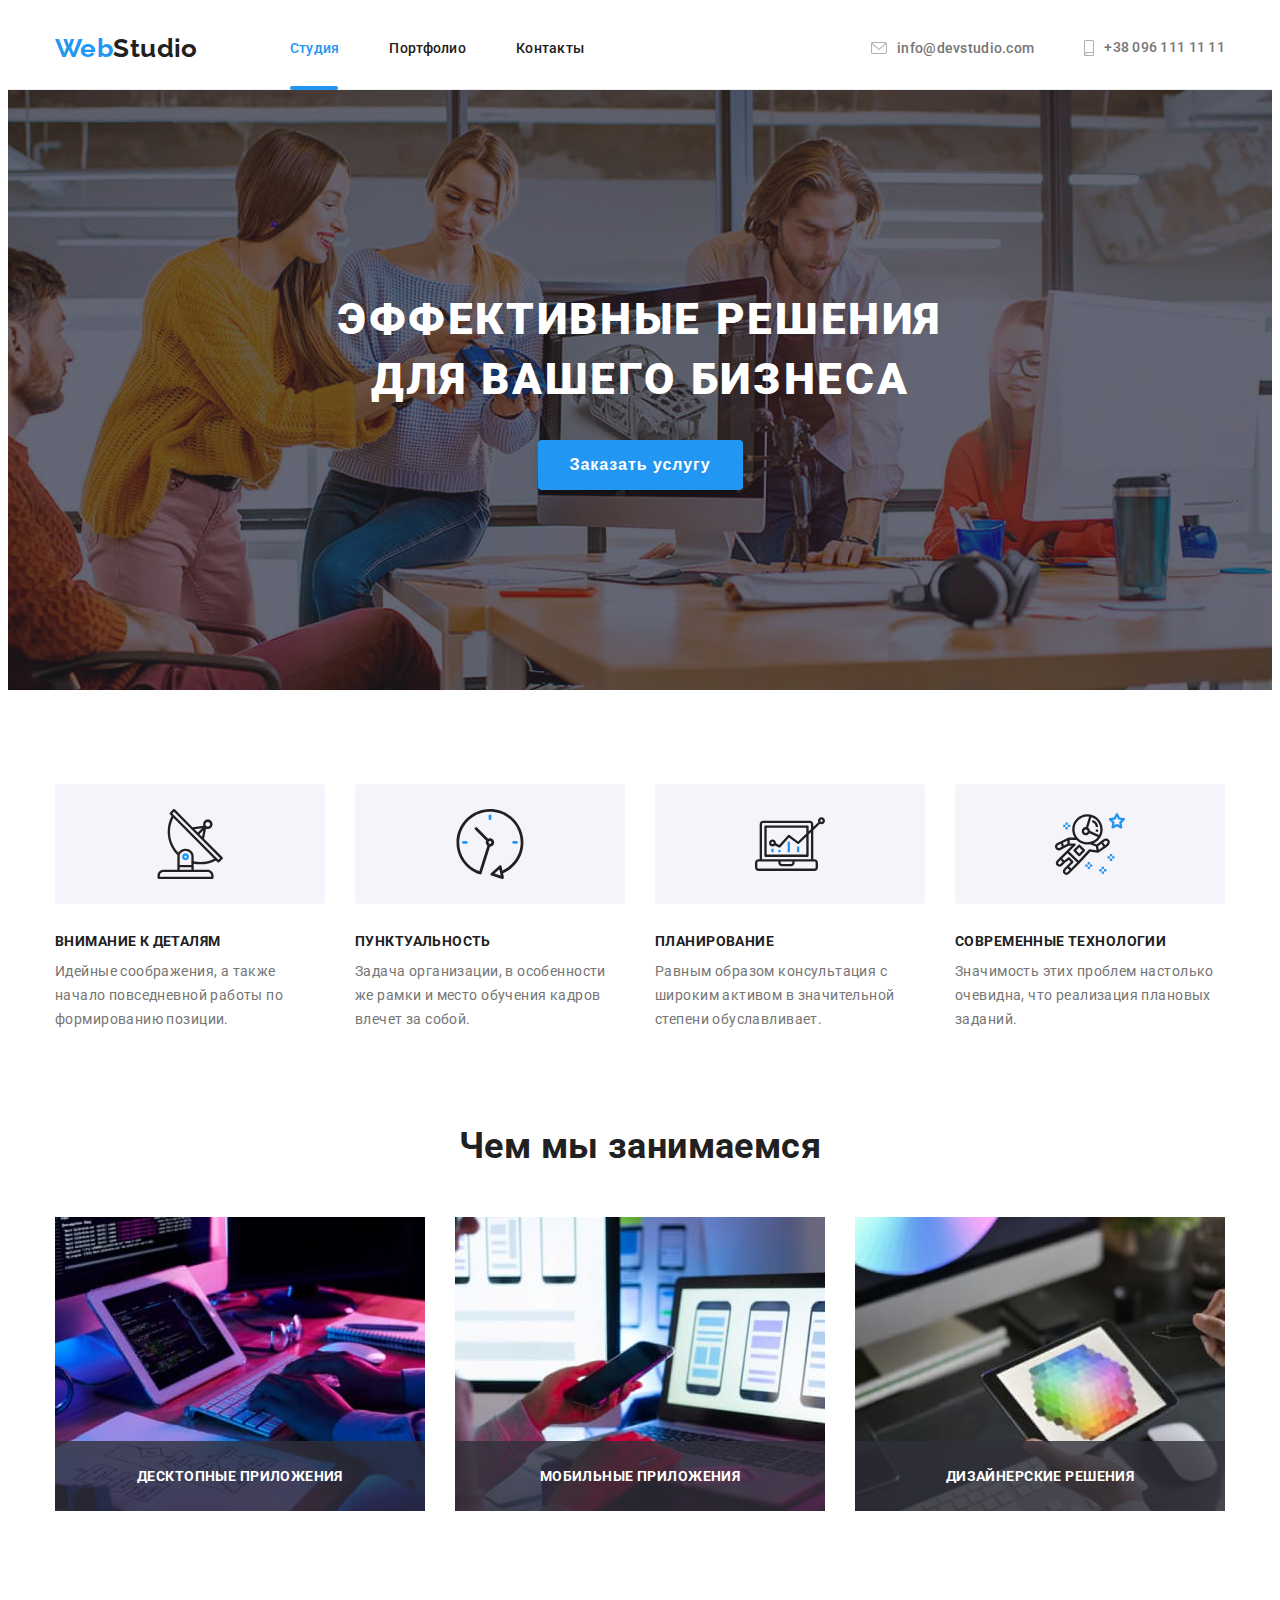
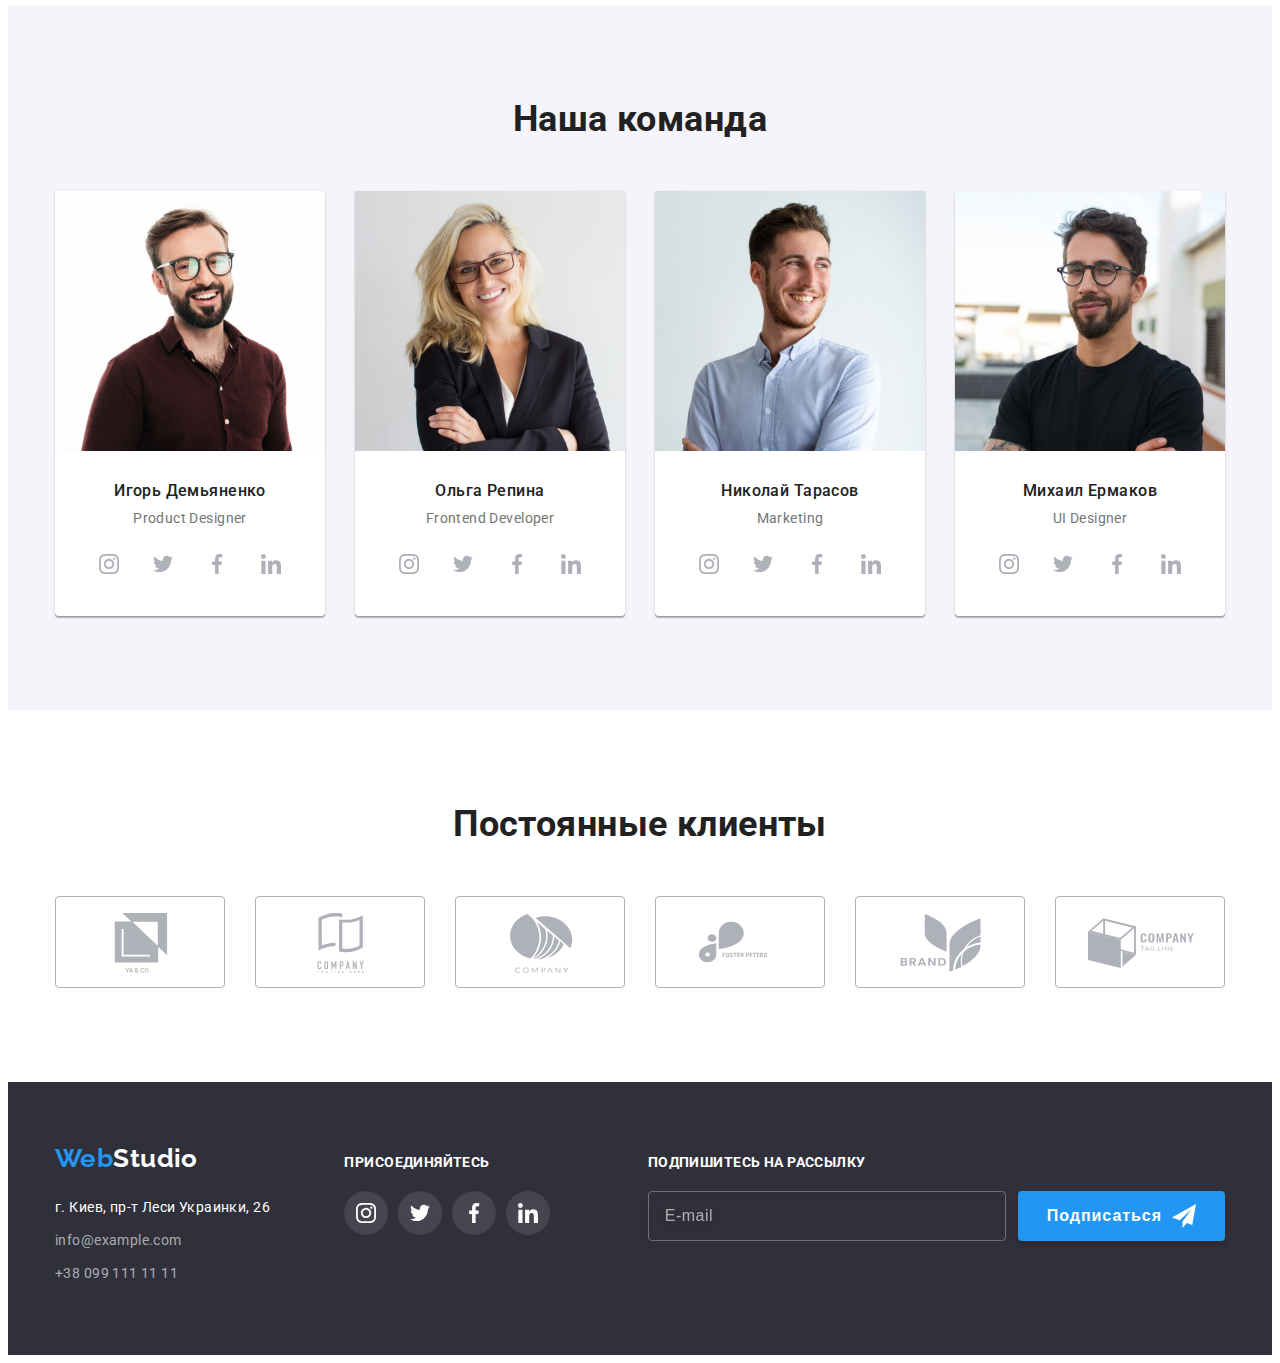
<file: index.html>
<!DOCTYPE html>
<html lang="ru">
  <head>
    <link rel="preconnect" href="https://fonts.gstatic.com" />
    <link
      href="https://fonts.googleapis.com/css2?family=Raleway:wght@700&family=Roboto:wght@400;500;700;900&display=swap"
      rel="stylesheet"
    />
    <meta charset="UTF-8" />
    <meta http-equiv="X-UA-Compatible" content="IE=edge" />
    <meta name="viewport" content="width=device-width, initial-scale=1.0" />
    <link
      rel="stylesheet"
      href="https://cdnjs.cloudflare.com/ajax/libs/modern-normalize/1.0.0/modern-normalize.min.css"
      integrity="sha512-ISS7cAi1PEhQ8jnbJpJZMd29NlhNj4AWYyLOSp2CE/CsHxTCu+r+t0D2yoJudVrd0/8fTVPUVDzY5Tvli75u/g=="
      crossorigin="anonymous"
    />
    <link rel="stylesheet" href="./css/styles.css" />
    <title>Студия</title>
    <style>
      .body {
        font-family: roboto, sans-serif;
        color: var(--txt-black);
        font-size: 14px;
        letter-spacing: 0.03em;
      }
    </style>
  </head>
  <body class="body">
    <!------------------------------- Header ------------------------------->
    <header class="header-section">
      <section class="container header-flex">
        <nav class="header-logo-nav">
          <a href="./index.html" class="logo"><span class="half-logo">Web</span>Studio</a>
          <ul class="header-nav-list">
            <li class="nav-list-item">
              <a href="./index.html" class="header-links current blue-line-studio">Студия</a>
            </li>
            <li class="nav-list-item">
              <a href="./portfolio.html" class="header-links">Портфолио</a>
            </li>
            <li class="nav-list-item"><a href="" class="header-links">Контакты</a></li>
          </ul>
        </nav>
        <ul class="header-nav-list">
          <li class="nav-list-item">
            <a href="mailto:info@devstudio.com" class="header-links-grey">
              <svg class="mail">
                <use href="./images/sprite.svg#mail"></use>
              </svg>
              info@devstudio.com</a
            >
          </li>
          <li class="nav-list-item">
            <a href="tel:+380961111111" class="header-links-grey">
              <svg class="phone">
                <use href="./images/sprite.svg#phone"></use>
              </svg>
              +38 096 111 11 11</a
            >
          </li>
        </ul>
      </section>
    </header>
    <main>
      <!-- Hero Section -->
      <section class="hero-section hero-background-image">
        <div class="hero-div">
          <h1 class="hero-title">Эффективные решения для вашего бизнеса</h1>
          <button data-modal-open type="button" class="btn-hero">Заказать услугу</button>
        </div>
      </section>
      <!------------------------------- Central Section ------------------------------->
      <section class="special-section">
        <ul class="container studio-central-info-list">
          <li class="studio-central-info-item icon-antena">
            <div class="studio-svg-div">
              <svg class="icon-before">
                <use href="./images/sprite.svg#antenna"></use>
              </svg>
            </div>
            <h3 class="studio-list-section">Внимание к деталям</h3>
            <p class="studio-list-section-desr">
              Идейные соображения, а также начало повседневной работы по формированию позиции.
            </p>
          </li>
          <li class="studio-central-info-item icon-clock">
            <div class="studio-svg-div">
              <svg class="icon-before">
                <use href="./images/sprite.svg#clock"></use>
              </svg>
            </div>
            <h3 class="studio-list-section">Пунктуальность</h3>
            <p class="studio-list-section-desr">
              Задача организации, в особенности же рамки и место обучения кадров влечет за собой.
            </p>
          </li>
          <li class="studio-central-info-item icon-diagramma">
            <div class="studio-svg-div">
              <svg class="icon-before">
                <use href="./images/sprite.svg#diagram"></use>
              </svg>
            </div>
            <h3 class="studio-list-section">Планирование</h3>
            <p class="studio-list-section-desr">
              Равным образом консультация с широким активом в значительной степени обуславливает.
            </p>
          </li>
          <li class="studio-central-info-item icon-astronaut">
            <div class="studio-svg-div">
              <svg class="icon-before">
                <use href="./images/sprite.svg#astronaut"></use>
              </svg>
            </div>
            <h3 class="studio-list-section">Современные технологии</h3>
            <p class="studio-list-section-desr">
              Значимость этих проблем настолько очевидна, что реализация плановых заданий.
            </p>
          </li>
        </ul>
      </section>
      <section class="section">
        <h2 class="studio-list-section-heading">Чем мы занимаемся</h2>
        <ul class="container studio-photo-list">
          <li class="studio-photo-card">
            <div class="studio-photo-card-thumb">
              <img
                src="./images/img1-jpeg-squoshed.jpg"
                alt="работа с компьютером"
                width="370"
                height="294"
              />
              <div class="studio-photo-card-text-div">
                <p class="studio-photo-card-text">Десктопные приложения</p>
              </div>
            </div>
          </li>
          <li class="studio-photo-card">
            <div class="studio-photo-card-thumb">
              <img
                src="./images/img2-jpeg-squoshed.jpg"
                alt="работа с телефоном"
                width="370"
                height="294"
              />
              <div class="studio-photo-card-text-div">
                <p class="studio-photo-card-text">Мобильные приложения</p>
              </div>
            </div>
          </li>
          <li class="studio-photo-card">
            <div class="studio-photo-card-thumb">
              <img
                src="./images/img3-jpeg-squoshed.jpg"
                alt="работа с планшетом"
                width="370"
                height="294"
              />
              <div class="studio-photo-card-text-div">
                <p class="studio-photo-card-text">Дизайнерские решения</p>
              </div>
            </div>
          </li>
        </ul>
      </section>
      <!------------------------------- Team Section ------------------------------->
      <section class="team-section section">
        <div class="container team-section-justify">
          <h2 class="studio-list-section-heading">Наша команда</h2>
          <ul class="studio-team-list">
            <div class="team-pic">
              <li class="studio-team-item">
                <img
                  src="./images/igor-jpeg-squoshed.jpg"
                  alt="Игорь Демьяненко"
                  width="270"
                  height="260"
                />
                <div class="studio-team-descr-div">
                  <h3 class="team-names">Игорь Демьяненко</h3>
                  <p class="team-proffesion" lang="en">Product Designer</p>
                  <ul class="list-of-socail-webs">
                    <li class="item-of-socail-webs">
                      <a href="" class="social-webs-link">
                        <svg class="icon-social-web">
                          <use href="./images/sprite.svg#instagram"></use>
                        </svg>
                      </a>
                    </li>
                    <li class="item-of-socail-webs">
                      <a href="" class="social-webs-link">
                        <svg class="icon-social-web">
                          <use href="./images/sprite.svg#twitter"></use>
                        </svg>
                      </a>
                    </li>
                    <li class="item-of-socail-webs">
                      <a href="" class="social-webs-link">
                        <svg class="icon-social-web">
                          <use href="./images/sprite.svg#facebook"></use>
                        </svg>
                      </a>
                    </li>
                    <li class="item-of-socail-webs">
                      <a href="" class="social-webs-link">
                        <svg class="icon-social-web">
                          <use href="./images/sprite.svg#linkedin"></use>
                        </svg>
                      </a>
                    </li>
                  </ul>
                </div>
              </li>
            </div>
            <div class="team-pic">
              <li class="studio-team-item">
                <img
                  src="./images/olga-jpeg-squoshed.jpg"
                  alt="Ольга Репина"
                  width="270"
                  height="260"
                />
                <div class="studio-team-descr-div">
                  <h3 class="team-names">Ольга Репина</h3>
                  <p class="team-proffesion" lang="en">Frontend Developer</p>
                  <ul class="list-of-socail-webs">
                    <li class="item-of-socail-webs">
                      <a href="" class="social-webs-link">
                        <svg class="icon-social-web">
                          <use href="./images/sprite.svg#instagram"></use>
                        </svg>
                      </a>
                    </li>
                    <li class="item-of-socail-webs">
                      <a href="" class="social-webs-link">
                        <svg class="icon-social-web">
                          <use href="./images/sprite.svg#twitter"></use>
                        </svg>
                      </a>
                    </li>
                    <li class="item-of-socail-webs">
                      <a href="" class="social-webs-link">
                        <svg class="icon-social-web">
                          <use href="./images/sprite.svg#facebook"></use>
                        </svg>
                      </a>
                    </li>
                    <li class="item-of-socail-webs">
                      <a href="" class="social-webs-link">
                        <svg class="icon-social-web">
                          <use href="./images/sprite.svg#linkedin"></use>
                        </svg>
                      </a>
                    </li>
                  </ul>
                </div>
              </li>
            </div>
            <div class="team-pic">
              <li class="studio-team-item">
                <img
                  src="./images/nikolay-jpeg-squoshed.jpg"
                  alt="Николай Тарасов"
                  width="270"
                  height="260"
                />
                <div class="studio-team-descr-div">
                  <h3 class="team-names">Николай Тарасов</h3>
                  <p class="team-proffesion" lang="en">Marketing</p>
                  <ul class="list-of-socail-webs">
                    <li class="item-of-socail-webs">
                      <a href="" class="social-webs-link">
                        <svg class="icon-social-web">
                          <use href="./images/sprite.svg#instagram"></use>
                        </svg>
                      </a>
                    </li>
                    <li class="item-of-socail-webs">
                      <a href="" class="social-webs-link">
                        <svg class="icon-social-web">
                          <use href="./images/sprite.svg#twitter"></use>
                        </svg>
                      </a>
                    </li>
                    <li class="item-of-socail-webs">
                      <a href="" class="social-webs-link">
                        <svg class="icon-social-web">
                          <use href="./images/sprite.svg#facebook"></use>
                        </svg>
                      </a>
                    </li>
                    <li class="item-of-socail-webs">
                      <a href="" class="social-webs-link">
                        <svg class="icon-social-web">
                          <use href="./images/sprite.svg#linkedin"></use>
                        </svg>
                      </a>
                    </li>
                  </ul>
                </div>
              </li>
            </div>
            <div class="team-pic">
              <li class="studio-team-item">
                <img
                  src="./images/michael-jpeg-squoshed.jpg"
                  alt="Михаил Ермаков"
                  width="270"
                  height="260"
                />
                <div class="studio-team-descr-div">
                  <h3 class="team-names">Михаил Ермаков</h3>
                  <p class="team-proffesion" lang="en">UI Designer</p>
                  <ul class="list-of-socail-webs">
                    <li class="item-of-socail-webs">
                      <a href="" class="social-webs-link">
                        <svg class="icon-social-web">
                          <use href="./images/sprite.svg#instagram"></use>
                        </svg>
                      </a>
                    </li>
                    <li class="item-of-socail-webs">
                      <a href="" class="social-webs-link">
                        <svg class="icon-social-web">
                          <use href="./images/sprite.svg#twitter"></use>
                        </svg>
                      </a>
                    </li>
                    <li class="item-of-socail-webs">
                      <a href="" class="social-webs-link">
                        <svg class="icon-social-web">
                          <use href="./images/sprite.svg#facebook"></use>
                        </svg>
                      </a>
                    </li>
                    <li class="item-of-socail-webs">
                      <a href="" class="social-webs-link">
                        <svg class="icon-social-web">
                          <use href="./images/sprite.svg#linkedin"></use>
                        </svg>
                      </a>
                    </li>
                  </ul>
                </div>
              </li>
            </div>
          </ul>
        </div>
      </section>
      <!------------------------------- Companies Section -------------------------------->
      <section class="section">
        <div class="container">
          <h2 class="studio-list-section-heading">Постоянные клиенты</h2>
          <ul class="companies-link-list">
            <li class="companies-link-item">
              <a class="company-logo" href="">
                <svg class="icon-company">
                  <use href="./images/sprite.svg#icon-company-1"></use>
                </svg>
              </a>
            </li>
            <li class="companies-link-item">
              <a class="company-logo" href="">
                <svg class="icon-company">
                  <use href="./images/sprite.svg#icon-company-2"></use>
                </svg>
              </a>
            </li>
            <li class="companies-link-item">
              <a class="company-logo" href="">
                <svg class="icon-company">
                  <use href="./images/sprite.svg#icon-company-3"></use>
                </svg>
              </a>
            </li>
            <li class="companies-link-item">
              <a class="company-logo" href="">
                <svg class="icon-company">
                  <use href="./images/sprite.svg#icon-company-4"></use>
                </svg>
              </a>
            </li>
            <li class="companies-link-item">
              <a class="company-logo" href="">
                <svg class="icon-company">
                  <use href="./images/sprite.svg#icon-company-5"></use>
                </svg>
              </a>
            </li>
            <li class="companies-link-item">
              <a class="company-logo" href="">
                <svg class="icon-company">
                  <use href="./images/sprite.svg#icon-company-6"></use>
                </svg>
              </a>
            </li>
          </ul>
        </div>
      </section>
    </main>
    <!------------------------------- Footer ------------------------------->
    <footer class="footer-section">
      <div class="container footer-div">
        <div class="footer-info-div">
          <a href="./index.html" class="logo-footer"><span class="half-logo">Web</span>Studio</a>
          <address class="footer-adress-list">
            <a
              class="footer-adress-link"
              href="https://goo.gl/maps/p7U2PuKPmxzugdVK6"
              target="_blank"
              rel="noopener norrefer"
              >г. Киев, пр-т Леси Украинки, 26</a
            >
            <a class="footer-adress-link-grey" href="mailto:info@example.com">info@example.com</a>
            <a class="footer-adress-link-grey" href="tel:+380991111111">+38 099 111 11 11</a>
          </address>
        </div>
        <div class="footer-socials-div">
          <b class="footer-heading">присоединяйтесь</b>
          <ul class="list-of-socail-webs">
            <li class="item-of-socail-webs">
              <a href="" class="footer-social-webs-link">
                <svg class="footer-icon-social-web">
                  <use href="./images/sprite.svg#instagram"></use>
                </svg>
              </a>
            </li>
            <li class="item-of-socail-webs">
              <a href="" class="footer-social-webs-link">
                <svg class="footer-icon-social-web">
                  <use href="./images/sprite.svg#twitter"></use>
                </svg>
              </a>
            </li>
            <li class="item-of-socail-webs">
              <a href="" class="footer-social-webs-link">
                <svg class="footer-icon-social-web">
                  <use href="./images/sprite.svg#facebook"></use>
                </svg>
              </a>
            </li>
            <li class="item-of-socail-webs">
              <a href="" class="footer-social-webs-link">
                <svg class="footer-icon-social-web">
                  <use href="./images/sprite.svg#linkedin"></use>
                </svg>
              </a>
            </li>
          </ul>
        </div>
        <form class="footer-form">
          <div class="footer-input-div">
            <label for="footer-mail-input" class="footer-mail-input-text"
              >Подпишитесь на рассылку</label
            >
            <input
              type="mail"
              name="mail-input"
              id="footer-mail-input"
              placeholder="E-mail"
              class="footer-input-field"
            />
          </div>
          <div class="footer-btn-div">
            <button type="submit" class="footer-submit-btn">
              Подписаться
              <svg class="footer-telegram-plane-svg">
                <use href="./images/sprite.svg#icon-telegram-plane"></use>
              </svg>
            </button>
          </div>
        </form>
      </div>
    </footer>
    <!------------------------------- modal part ------------------------------->
    <div class="backdrop is-hidden" data-modal>
      <div class="modal-window">
        <button data-modal-close type="button" class="modal-btn">
          <svg class="icon-close">
            <use href="./images/sprite.svg#icon-close"></use>
          </svg>
        </button>
        <b class="modal-heading">Оставьте свои данные, мы вам перезвоним</b>
        <form class="input-form">
          <label class="input-form-label" for="user-name">Имя</label>
          <div class="input-position-div">
            <input class="input-row" type="text" name="name" id="user-name" required />
            <svg class="input-person">
              <use href="./images/sprite.svg#icon-input-1"></use>
            </svg>
          </div>
          <label class="input-form-label" for="tel">Телефон</label>
          <div class="input-position-div">
            <input class="input-row" type="tel" name="user-phone" id="tel" required />
            <svg class="input-phone">
              <use href="./images/sprite.svg#icon-input-2"></use>
            </svg>
          </div>
          <label class="input-form-label" for="email">Почта</label>
          <div class="input-position-div">
            <input class="input-row" type="email" name="user-email" id="email" required />
            <svg class="input-mail">
              <use href="./images/sprite.svg#icon-input-3"></use>
            </svg>
          </div>
          <label class="input-form-label" for="feedback">Комментарий</label>
          <textarea
            class="input-box"
            name="user-feedback"
            placeholder="Введите текст"
            id="feedback"
          ></textarea>
          <form class="checkbox-form">
            <label class="checkbox-label">
              <input
                class="checkbox visually-hidden"
                type="checkbox"
                name="user-checkbox"
                value="agreed-for-mail"
              />
              <span class="checkbox-icon"></span>
              <p class="check-box-text">Соглашаюсь с рассылкой и принимаю</p>
              <a href="" class="check-box-text-blue">Условия договора</a>
            </label>
          </form>
        </form>
        <div class="modal-btn-div">
          <button class="submit-form-btn" type="submit">Отправить</button>
        </div>
      </div>
    </div>
    <script src="./js/modal.js"></script>
  </body>
</html>
</file>
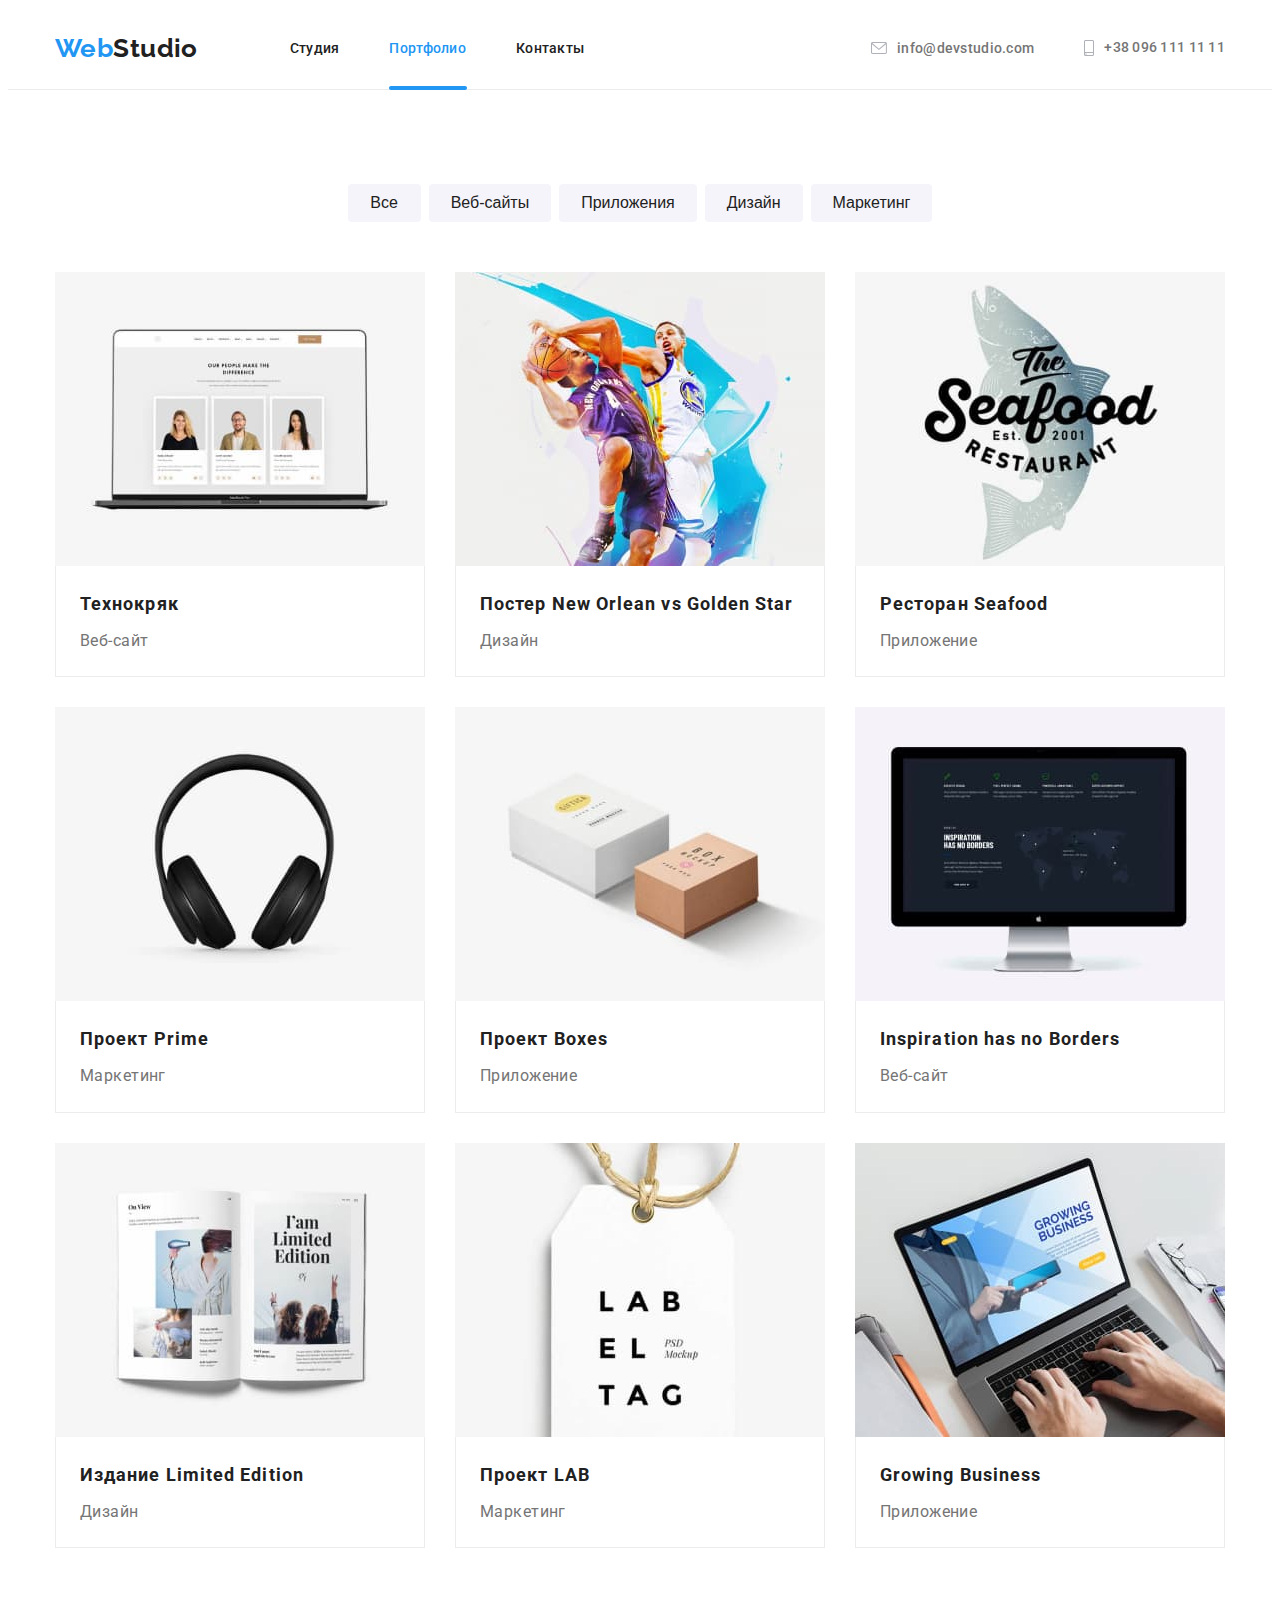
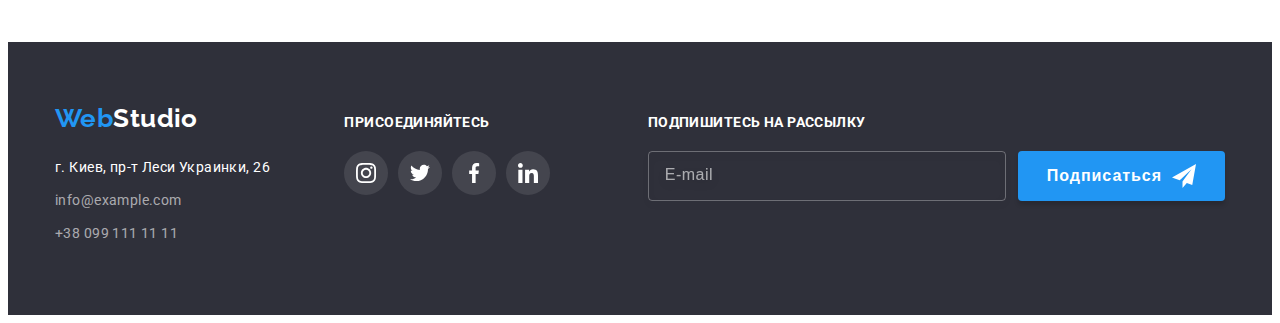
<file: portfolio.html>
<!DOCTYPE html>
<html lang="ru">
  <head>
    <link rel="preconnect" href="https://fonts.gstatic.com" />
    <link
      href="https://fonts.googleapis.com/css2?family=Raleway:wght@700&family=Roboto:wght@400;500;700;900&display=swap"
      rel="stylesheet"
    />
    <meta charset="UTF-8" />
    <meta http-equiv="X-UA-Compatible" content="IE=edge" />
    <meta name="viewport" content="width=device-width, initial-scale=1.0" />
    <link
      rel="stylesheet"
      href="https://cdnjs.cloudflare.com/ajax/libs/modern-normalize/1.0.0/modern-normalize.min.css"
      integrity="sha512-ISS7cAi1PEhQ8jnbJpJZMd29NlhNj4AWYyLOSp2CE/CsHxTCu+r+t0D2yoJudVrd0/8fTVPUVDzY5Tvli75u/g=="
      crossorigin="anonymous"
    />
    <link rel="stylesheet" href="./css/styles.css" />
    <title>Студия</title>
    <style>
      .body {
        font-family: roboto, sans-serif;
        color: var(--txt-black);
        font-size: 14px;
        letter-spacing: 0.03em;
      }
    </style>
  </head>
  <body class="body">
    <body class="body">
      <!-------------------------- Header ------------------------------->
    <header class="header-section">
      <section class="container header-flex">
        <nav class="header-logo-nav">
          <a href="./index.html" class="logo"><span class="half-logo">Web</span>Studio</a>
          <ul class="header-nav-list">
            <li class="nav-list-item"><a href="./index.html" class="header-links">Студия</a></li>
            <li class="nav-list-item">
              <a href="./portfolio.html" class="header-links current blue-line-portfolio">Портфолио</a>
            </li>
            <li class="nav-list-item"><a href="" class="header-links">Контакты</a></li>
          </ul>
        </nav>
        <ul class="header-nav-list">
          <li class="nav-list-item">
            <a href="mailto:info@devstudio.com" class="header-links-grey">
              <svg class="mail">
                <use href="./images/sprite.svg#mail"></use>
              </svg>
              info@devstudio.com</a
            >
          </li>
          <li class="nav-list-item">
            <a href="tel:+380961111111" class="header-links-grey">
              <svg class="phone">
                <use href="./images/sprite.svg#phone"></use>
              </svg>
              +38 096 111 11 11</a
            >
          </li>
        </ul>
      </section>
    </header>
    <main>
      <!------------------------------- Portfolio Button Section ------------------------------->
      <section class="section">
        <div class="container">
          <h2 class="visually-hidden">Меню навигации</h2>
          <ul class="portfolio-nav-btn-list">
            <li class="portfolio-nav-btn-item">
              <button type="button" class="btn">Все</button>
            </li>
            <li class="portfolio-nav-btn-item">
              <button type="button" class="btn">Веб-сайты</button>
            </li>
            <li class="portfolio-nav-btn-item">
              <button type="button" class="btn">Приложения</button>
            </li>
            <li class="portfolio-nav-btn-item">
              <button type="button" class="btn">Дизайн</button>
            </li>
            <li class="portfolio-nav-btn-item">
              <button type="button" class="btn">Маркетинг</button>
            </li>
          </ul>
          <!------------------------------- Portfolio Gallery ------------------------------->
          <h1 class="visually-hidden">Галерея</h1>
          <ul class="portfolio-gallery">
            <li class="portfolio-pics">
              <a href="" class="portfolio-photo-link">
                <div class="portfolio-photo-thumb-div">
                  <img class="portfolio-photo-card-div" src="./images/page2-img1-squoshed.jpg" alt="ноутбук" width="370"  height="294"/>
                  <div class="portfolio-overlay-div">
                    <p class="portfolio-overlay-text">Технокряк это современная площадка распространения коронавируса. Компании используют эту платформу для цифрового шпионажа и атак на защищённые сервера конкурентов.</p>            
                  </div>
                </div>
                <div class="portfolio-pic-names-descr">
                  <h2 class="portfolio-pic-names">Технокряк</h2>
                  <p class="portfolio-descript">Веб-сайт</p>
                </div>
              </a>
            </li>
            <li class="portfolio-pics">
              <a href="" class="portfolio-photo-link">
                <div class="portfolio-photo-thumb-div">
                  <img src="./images/page2-img2-squoshed.jpg" alt="игра в баскетбол" width="370" height="294"/>
                  <div class="portfolio-overlay-div">
                    <p class="portfolio-overlay-text">Технокряк это современная площадка распространения коронавируса. Компании используют эту платформу для цифрового шпионажа и атак на защищённые сервера конкурентов.</p>            
                  </div>
                </div>             
                <div class="portfolio-pic-names-descr">
                  <h2 class="portfolio-pic-names">
                    Постер <span lang="en">New Orlean vs Golden Star</span>
                  </h2>
                  <p class="portfolio-descript">Дизайн</p>
                </div>
              </a>
            </li>
            <li class="portfolio-pics portfolio-pics-last">
              <a href="" class="portfolio-photo-link">
                <div class="portfolio-photo-thumb-div">
                  <img src="./images/page2-img3-squoshed.jpg" alt="ресторан" width="370" height="294"/>
                  <div class="portfolio-overlay-div">
                    <p class="portfolio-overlay-text">Технокряк это современная площадка распространения коронавируса. Компании используют эту платформу для цифрового шпионажа и атак на защищённые сервера конкурентов.</p>            
                  </div>
                </div>
                <div class="portfolio-pic-names-descr">
                  <h2 class="portfolio-pic-names">Ресторан <span lang="en">Seafood</span></h2>
                  <p class="portfolio-descript">Приложение</p>
                </div>
              </a>
            </li>
            <li class="portfolio-pics">
              <a href="" class="portfolio-photo-link">
                <div class="portfolio-photo-thumb-div">
                  <img src="./images/page2-img4-squoshed.jpg" alt="наушники" width="370" height="294"/>
                  <div class="portfolio-overlay-div">
                    <p class="portfolio-overlay-text">Технокряк это современная площадка распространения коронавируса. Компании используют эту платформу для цифрового шпионажа и атак на защищённые сервера конкурентов.</p>            
                  </div>
                </div>
                <div class="portfolio-pic-names-descr">
                  <h2 class="portfolio-pic-names">Проект <span lang="en">Prime</span></h2>
                  <p class="portfolio-descript">Маркетинг</p>
                </div></a
              >
            </li>
            <li class="portfolio-pics">
              <a href="" class="portfolio-photo-link">
                <div class="portfolio-photo-thumb-div">
                  <img src="./images/page2-img5-squoshed.jpg" alt="коробки" width="370" height="294"/>
                  <div class="portfolio-overlay-div">
                    <p class="portfolio-overlay-text">Технокряк это современная площадка распространения коронавируса. Компании используют эту платформу для цифрового шпионажа и атак на защищённые сервера конкурентов.</p>            
                  </div>
                </div>
                <div class="portfolio-pic-names-descr">
                  <h2 class="portfolio-pic-names">Проект <span lang="en">Boxes</span></h2>
                  <p class="portfolio-descript">Приложение</p>
                </div>
              </a>
            </li>
            <li class="portfolio-pics portfolio-pics-last">
              <a href="" class="portfolio-photo-link">
                <div class="portfolio-photo-thumb-div">
                  <img src="./images/page2-img6-squoshed.jpg" alt="аймак" width="370" height="294"/>
                  <div class="portfolio-overlay-div">
                    <p class="portfolio-overlay-text">Технокряк это современная площадка распространения коронавируса. Компании используют эту платформу для цифрового шпионажа и атак на защищённые сервера конкурентов.</p>            
                  </div>
                </div>
                <div class="portfolio-pic-names-descr">
                  <h2 class="portfolio-pic-names" lang="en">Inspiration has no Borders</h2>
                  <p class="portfolio-descript">Веб-сайт</p>
                </div></a
              >
            </li>
            <li class="portfolio-pics">
              <a href="" class="portfolio-photo-link">
                <div class="portfolio-photo-thumb-div">
                  <img src="./images/page2-img7-squoshed.jpg" alt="книга" width="370" height="294"/>
                  <div class="portfolio-overlay-div">
                    <p class="portfolio-overlay-text">Технокряк это современная площадка распространения коронавируса. Компании используют эту платформу для цифрового шпионажа и атак на защищённые сервера конкурентов.</p>            
                  </div>
                </div>
                <div class="portfolio-pic-names-descr">
                  <h2 class="portfolio-pic-names">
                    Издание <span lang="en">Limited Edition</span>
                  </h2>
                  <p class="portfolio-descript">Дизайн</p>
                </div>
              </a>
            </li>
            <li class="portfolio-pics">
              <a href="" class="portfolio-photo-link">
                <div class="portfolio-photo-thumb-div">
                  <img src="./images/page2-img8-squoshed.jpg" alt="жетон" width="370" height="294"/>
                  <div class="portfolio-overlay-div">
                    <p class="portfolio-overlay-text">Технокряк это современная площадка распространения коронавируса. Компании используют эту платформу для цифрового шпионажа и атак на защищённые сервера конкурентов.</p>            
                  </div>
                </div>
                <div class="portfolio-pic-names-descr">
                  <h2 class="portfolio-pic-names">Проект <span lang="en">LAB</span></h2>
                  <p class="portfolio-descript">Маркетинг</p>
                </div>
              </a>
            </li>
            <li class="portfolio-pics portfolio-pics-last">
              <a href="" class="portfolio-photo-link">
                <div class="portfolio-photo-thumb-div">
                  <img src="./images/page2-img9-squoshed.jpg" alt="набор текста на ноутбуке" width="370" height="294"/>
                  <div class="portfolio-overlay-div">
                    <p class="portfolio-overlay-text">Технокряк это современная площадка распространения коронавируса. Компании используют эту платформу для цифрового шпионажа и атак на защищённые сервера конкурентов.</p>            
                  </div>
                </div>
                <div class="portfolio-pic-names-descr">
                  <h2 class="portfolio-pic-names" lang="en">Growing Business</h2>
                  <p class="portfolio-descript">Приложение</p>
                </div></a
              >
            </li>
          </ul>
        </div>
      </section>
    </main>
    <!------------------------------- Footer ------------------------------->
    <footer class="footer-section">
      <div class="container footer-div">
        <div class="footer-info-div">
          <a href="./index.html" class="logo-footer"><span class="half-logo">Web</span>Studio</a>
          <address class="footer-adress-list">
            <a
              class="footer-adress-link"
              href="https://goo.gl/maps/p7U2PuKPmxzugdVK6"
              target="_blank"
              rel="noopener norrefer"
              >г. Киев, пр-т Леси Украинки, 26</a
            >
            <a class="footer-adress-link-grey" href="mailto:info@example.com">info@example.com</a>
            <a class="footer-adress-link-grey" href="tel:+380991111111">+38 099 111 11 11</a>
          </address>
        </div>
        <div class="footer-socials-div">
          <b class="footer-heading">присоединяйтесь</b>
            <ul class="list-of-socail-webs">
            <li class="item-of-socail-webs">
              <a href="" class="footer-social-webs-link">
                <svg class="footer-icon-social-web">
                  <use href="./images/sprite.svg#instagram"></use>
                </svg>
              </a>
            </li>
            <li class="item-of-socail-webs">
              <a href="" class="footer-social-webs-link">
                <svg class="footer-icon-social-web">
                  <use href="./images/sprite.svg#twitter"></use>
                </svg>
              </a>
            </li>
            <li class="item-of-socail-webs">
              <a href="" class="footer-social-webs-link">
                <svg class="footer-icon-social-web">
                  <use href="./images/sprite.svg#facebook"></use>
                </svg>
              </a>
            </li>
            <li class="item-of-socail-webs">
              <a href="" class="footer-social-webs-link">
                <svg class="footer-icon-social-web">
                  <use href="./images/sprite.svg#linkedin"></use>
                </svg>
              </a>
            </li>
          </ul>
        </div>
        <form class="footer-form">
          <div class="footer-input-div">
            <label for="footer-mail-input" class="footer-mail-input-text"
              >Подпишитесь на рассылку</label
            >
            <input
              type="mail"
              name="mail-input"
              id="footer-mail-input"
              placeholder="E-mail"
              class="footer-input-field"
            />
          </div>
          <div class="footer-btn-div">
            <button type="submit" class="footer-submit-btn">
              Подписаться
              <svg class="footer-telegram-plane-svg">
                <use href="./images/sprite.svg#icon-telegram-plane"></use>
              </svg>
            </button>
          </div>
        </form>
      </div>
    </footer>
  </body>
</html>
</file>
<file: css/styles.css>
:root {
  --background-dark: #2f303a;
  --bacground-light: #e5e5e5;
  --backgound-grey: #f5f4fa;
  --background-header-n-photo: #ffffff;
  --txt-header-mail-n-phone-n-phototxt: #757575;
  --txt-blue: #2196f3;
  --txt-black: #212121;
  --txt-grey: rgba(255, 255, 255, 0.6);
  --borderline: #ececec;
  --company-border: #afb1b8;
  --blue-btn-hover: #188ce8;
  --background-img-layer: #c4c4c4;
  --grey-for-icons: #afb1b8;
}
/* ======= basic reset ======= */
*,
*::before,
*::after {
  box-sizing: border-box;
}

h1,
h2,
h3,
h4,
h5,
h6,
p {
  margin-top: 0;
  margin-bottom: 0;
}

ul,
ol {
  margin-top: 0;
  margin-bottom: 0;
  padding-left: 0;
  list-style: none;
}

img {
  display: block;
}

a {
  text-decoration: none;
}

.visually-hidden /* вместо apearence: none;*/ {
  position: absolute;
  width: 1px;
  height: 1px;
  margin: -1px;
  padding: 0;
  overflow: hidden;
  border: 0;
  clip: rect(0 0 0 0);
}

/* ======= links-n-buttons ======= */

.logo {
  font-family: Raleway;
  font-weight: 700;
  font-size: 26px;
  line-height: 1.3;
  color: var(--txt-black);
  margin-right: 92px;
}

.logo-footer {
  font-family: Raleway;
  font-weight: 700;
  font-size: 26px;
  line-height: 1.3;
  color: var(--background-header-n-photo);
}

.half-logo {
  color: var(--txt-blue);
  font-weight: 700;
}

.header-links {
  font-weight: 500;
  line-height: 1.14;
  letter-spacing: 0.02em;
  color: var(--txt-black);
  transition: color 250ms cubic-bezier(0.4, 0, 0.2, 1);
}

.header-links.current {
  color: var(--txt-blue);
}

.blue-line-studio.current:after {
  content: '';
  display: block;
  position: absolute;
  bottom: -1px;
  min-width: 48px;
  height: 4px;
  border-radius: 2px;
  border-bottom: 4px solid var(--txt-blue);
  margin-top: 28px;
}

.blue-line-portfolio.current:after {
  content: '';
  display: block;
  position: absolute;
  bottom: -1px;
  min-width: 78px;
  height: 4px;
  border-radius: 2px;
  border-bottom: 4px solid var(--txt-blue);
  margin-top: 28px;
}

.header-links-grey {
  display: flex;
  align-items: center;
  font-weight: 500;
  line-height: 1.14;
  letter-spacing: 0.02em;
  color: var(--txt-header-mail-n-phone-n-phototxt);
  transition: color 250ms cubic-bezier(0.4, 0, 0.2, 1);
}

.footer-adress-link {
  font-style: normal;
  line-height: 1.71;
  margin-bottom: 9px;
  color: var(--background-header-n-photo);
  transition: color 250ms cubic-bezier(0.4, 0, 0.2, 1);
}

.footer-adress-link-grey {
  font-style: normal;
  line-height: 1.71;
  color: rgba(255, 255, 255, 0.6);
  margin-bottom: 9px;
  transition: color 250ms cubic-bezier(0.4, 0, 0.2, 1);
}

.header-links:hover,
.header-links-grey:hover,
.footer-adress-link:hover,
.footer-adress-link-grey:hover,
.header-links:active,
.header-links-grey:active,
.footer-adress-link:active,
.footer-adress-link-grey:active,
.header-links:focus,
.header-links-grey:focus,
.footer-adress-link:focus,
.footer-adress-link-grey:focus {
  color: var(--txt-blue);
}

.btn-hero {
  background: var(--txt-blue);
  box-shadow: 0px 4px 4px rgba(0, 0, 0, 0.15);
  border-radius: 4px;
  border: none;
  padding: 10px 32px;
  color: var(--background-header-n-photo);
  font-size: 16px;
  line-height: 1.87;
  letter-spacing: 0.06em;
  font-weight: 700;
  transition: background-color 250ms cubic-bezier(0.4, 0, 0.2, 1);
}

.btn-hero:hover,
.btn-hero:active,
.btn-hero:focus {
  background-color: var(--blue-btn-hover);
}

.btn {
  background: var(--backgound-grey);
  color: var(--txt-black);
  font-weight: 500;
  font-size: 16px;
  line-height: 1.62;
  border: none;
  border-radius: 4px;
  min-width: 73px;
  padding: 6px 22px;
  transition: background 250ms cubic-bezier(0.4, 0, 0.2, 1),
    color 250ms cubic-bezier(0.4, 0, 0.2, 1), box-shadow 250ms cubic-bezier(0.4, 0, 0.2, 1);
}

.btn:hover,
.btn:active,
.btn:focus {
  background: var(--txt-blue);
  color: var(--background-header-n-photo);
  box-shadow: 0px 3px 1px rgba(0, 0, 0, 0.1), 0px 1px 2px rgba(0, 0, 0, 0.08),
    0px 2px 2px rgba(0, 0, 0, 0.12);
}

/* ======== containers ======== */

.container {
  width: 1200px;
  padding-left: 15px;
  padding-right: 15px;
  margin-left: auto;
  margin-right: auto;
}

.section {
  padding-top: 94px;
  padding-bottom: 94px;
}

.special-section {
  padding-top: 94px;
}

.header-section {
  display: flex;
  position: relative;
  align-items: center;
  border-bottom: 1px solid var(--borderline);
}

.header-flex {
  display: flex;
}

.footer-section {
  background-color: var(--background-dark);
  padding: 60px 0;
}

/* ======== header ======== */

.mail {
  width: 16px;
  height: 12px;
  margin-right: 10px;
  fill: var(--grey-for-icons);
  transition: fill 250ms cubic-bezier(0.4, 0, 0.2, 1);
}

.phone {
  width: 10px;
  height: 16px;
  margin-right: 10px;
  fill: var(--grey-for-icons);
  transition: fill 250ms cubic-bezier(0.4, 0, 0.2, 1);
}

.header-links-grey:hover .mail,
.header-links-grey:focus .mail,
.header-links-grey:hover .phone,
.header-links-grey:focus .phone {
  fill: var(--txt-blue);
}

.header-logo-nav {
  display: flex;
  align-items: center;
}

.header-nav-list {
  display: flex;
  align-items: center;
  margin-left: inherit;
}

.nav-list-item {
  margin-right: 50px;
  list-style: none;
  padding: 32px 0;
}

.nav-list-item:last-child {
  margin-right: 0;
}

/* ======== studio page ======== */
/* ======== Hero Section ========*/

.hero-section {
  background: var(--background-dark);
  height: 600px;
  display: flex;
  flex-direction: column;
  justify-content: center;
  align-items: center;
}

.hero-div {
  width: 696px;
  display: flex;
  flex-direction: column;
  align-items: center;
}

.hero-background-image {
  background-image: linear-gradient(to right, rgba(47, 48, 58, 0.4), rgba(47, 48, 58, 0.4)),
    url(../images/background-img-squooshed.jpg);
  background-repeat: no-repeat;
  background-position: center;
  background-size: cover;
  height: 600px;
  max-width: 1600px;
  margin-left: auto;
  margin-right: auto;
}

.hero-title {
  font-weight: 900;
  font-size: 44px;
  line-height: 1.36;
  letter-spacing: 0.06em;
  text-transform: uppercase;
  text-align: center;
  color: var(--background-header-n-photo);
  margin-bottom: 30px;
}

/* ======== studio-list-section ======== */
.studio-list-section {
  font-weight: 700;
  line-height: 1.14;
  font-size: 14px;
  margin-bottom: 10px;
  text-transform: uppercase;
  color: var(--txt-black);
}

.studio-list-section-desr {
  line-height: 1.71;
  color: var(--txt-header-mail-n-phone-n-phototxt);
}

.studio-svg-div {
  display: flex;
  width: 270px;
  height: 120px;
  border-radius: 4px;
  justify-content: center;
  align-items: center;
  margin-bottom: 30px;
  background-color: var(--backgound-grey);
}

.icon-before {
  width: 70px;
  height: 70px;
}

/*======== studio-photo-section ========*/

.studio-list-section-heading {
  font-weight: 700;
  font-size: 36px;
  line-height: 1.16;
  text-align: center;
  margin-bottom: 50px;
}

.studio-central-info-list {
  display: flex;
}

.studio-central-info-item {
  list-style: none;
  margin-right: 30px;
  flex-basis: calc((100% - 90px) / 4);
}

.studio-central-info-item:last-child {
  margin-right: 0;
}

.studio-photo-list {
  list-style: none;
  display: flex;
  justify-content: space-between;
}

.studio-photo-card-thumb {
  position: relative;
}

.studio-photo-card-text-div {
  position: absolute;
  bottom: 0;
  left: 0;
  display: flex;
  justify-content: center;
  align-items: center;
  background: rgba(47, 48, 58, 0.8);
  width: 370px;
  height: 70px;
}

.studio-photo-card-text {
  font-weight: 700;
  line-height: 16px;
  letter-spacing: 0.03em;
  text-transform: uppercase;
  color: var(--background-header-n-photo);
}

/* ======== Team Section ======== */

.team-section {
  background-color: var(--backgound-grey);
}

.studio-team-list {
  list-style: none;
  display: flex;
  justify-content: space-between;
}

.team-pic {
  background-color: var(--background-header-n-photo);
  box-shadow: 0px 1px 3px rgba(0, 0, 0, 0.12), 0px 1px 1px rgba(0, 0, 0, 0.14),
    0px 2px 1px rgba(0, 0, 0, 0.2);
  border-radius: 0px 0px 4px 4px;
}

.team-names {
  color: var(--txt-black);
  font-weight: 500;
  font-size: 16px;
  line-height: 1.2;
  margin-bottom: 10px;
  text-align: center;
}

.team-proffesion {
  margin-bottom: 16px;
  color: var(--txt-header-mail-n-phone-n-phototxt);
  text-align: center;
}

.studio-team-descr-div {
  padding: 30px 32px;
}

.list-of-socail-webs {
  display: flex;
  justify-content: space-between;
}

.item-of-socail-webs {
  width: 44px;
  height: 44px;
}

.social-webs-link {
  display: flex;
  width: 100%;
  height: 100%;
  border-radius: 50%;
  align-items: center;
  justify-content: center;
  background-color: transparent;
  transition: background-color 250ms cubic-bezier(0.4, 0, 0.2, 1);
}

.icon-social-web {
  width: 20px;
  height: 20px;
  fill: var(--grey-for-icons);
  transition: fill 250ms cubic-bezier(0.4, 0, 0.2, 1);
}

.social-webs-link:hover,
.footer-social-webs-link:hover,
.social-webs-link:active,
.footer-social-webs-link:active,
.social-webs-link:focus,
.footer-social-webs-link:focus {
  background-color: var(--blue-btn-hover);
}

.social-webs-link:hover .icon-social-web,
.social-webs-link:active .icon-social-web,
.social-webs-link:focus .icon-social-web {
  fill: var(--background-header-n-photo);
}

/* ======== Companies Section ======== */

.companies-link-list {
  display: flex;
}

.companies-link-item {
  width: 170px;
  height: 92px;
  margin-right: 30px;
  border-radius: 4px;
  border: 1px solid var(--company-border);
  transition: border-color 250ms cubic-bezier(0.4, 0, 0.2, 1);
}

.companies-link-item:last-child {
  margin-right: 0;
}

.company-logo {
  display: block;
  padding: 16px 32px;
}

.icon-company {
  width: 106px;
  height: 60px;
  fill: var(--grey-for-icons);
  transition: fill 250ms cubic-bezier(0.4, 0, 0.2, 1);
}

/* border не ховериться при tab */
.companies-link-item:hover,
.companies-link-item:active,
.companies-link-item:focus,
.company-logo:hover,
.company-logo:active,
.company-logo:focus {
  border-color: var(--txt-blue);
}

.company-logo:hover .icon-company,
.company-logo:active .icon-company,
.company-logo:focus .icon-company {
  fill: var(--txt-blue);
}

/* ======== portfolio page ======== */

.portfolio-nav-btn-list {
  display: flex;
  list-style: none;
  justify-content: center;
}

.portfolio-nav-btn-item:not(:last-child) {
  margin-right: 8px;
}

.portfolio-gallery {
  margin-top: 50px;
  display: flex;
  flex-wrap: wrap;
  list-style: none;
  margin-right: -30px;
  margin-bottom: -30px;
}

.portfolio-pics {
  text-align: start;
  margin-right: 30px;
  margin-bottom: 30px;
  flex-basis: calc((100% - 90px) / 3);
}

.portfolio-pic-names-descr {
  border-left: 1px solid var(--borderline);
  border-right: 1px solid var(--borderline);
  border-bottom: 1px solid var(--borderline);
  padding: 20px 24px;
}

.portfolio-pic-names {
  color: var(--txt-black);
  font-weight: 700;
  font-size: 18px;
  line-height: 2;
  letter-spacing: 0.06em;
  margin-bottom: 4px;
}

.portfolio-descript {
  color: var(--txt-header-mail-n-phone-n-phototxt);
  font-size: 16px;
  line-height: 1.9;
}

.portfolio-photo-thumb-div {
  position: relative;
  overflow: hidden;
}

.portfolio-overlay-text {
  position: absolute;
  top: 0;
  left: 0;
  width: 100%;
  height: 100%;
  font-size: 18px;
  line-height: 1.55;
  color: var(--background-header-n-photo);
  padding: 63px 24px;
  background: rgba(33, 150, 243, 0.9);
  transform: translateY(100%);
  overflow: auto;
  transition: transform 250ms cubic-bezier(0.4, 0, 0.2, 1);
}

.portfolio-photo-link:hover .portfolio-overlay-text,
.portfolio-photo-link:focus .portfolio-overlay-text {
  transform: translateY(0%);
}

/* ======== footer ======== */
.footer-div {
  display: flex;
  align-items: baseline;
  justify-content: space-between;
}

.footer-info-div {
  display: inline-block;
  margin-right: 70px;
}

.footer-adress-list {
  display: flex;
  flex-direction: column;
  margin-top: 20px;
  margin-bottom: 9px;
}

.footer-adress-list:last-child {
  margin-bottom: 0px;
}

.footer-socials-div {
  display: inline-block;
  margin-right: 93px;
}

.footer-heading {
  display: flex;
  margin-bottom: 20px;
  font-weight: 700;
  line-height: 1.14;
  text-transform: uppercase;
  color: var(--background-header-n-photo);
}

.footer-social-webs-link {
  display: flex;
  width: 44px;
  height: 44px;
  border-radius: 50%;
  align-items: center;
  justify-content: center;
  background: rgba(255, 255, 255, 0.1);
  transition: background-color 250ms cubic-bezier(0.4, 0, 0.2, 1);
}

.footer-icon-social-web {
  width: 20px;
  height: 20px;
  fill: var(--background-header-n-photo);
}

.item-of-socail-webs {
  margin-right: 10px;
}

.item-of-socail-webs:last-child {
  margin-right: 0;
}

.footer-input-div {
  display: flex;
  flex-direction: column;
  margin-right: 12px;
}

.footer-form {
  display: flex;
}

.footer-mail-input-text {
  font-weight: 700;
  font-size: 14px;
  line-height: 1.14;
  text-transform: uppercase;
  margin-bottom: 20px;
  color: var(--background-header-n-photo);
}

.footer-input-field {
  width: 358px;
  height: 50px;
  border: 1px solid rgba(255, 255, 255, 0.3);
  filter: drop-shadow(0px 4px 4px rgba(0, 0, 0, 0.15));
  border-radius: 4px;
  background: transparent;
  padding-left: 16px;
  color: var(--background-header-n-photo);
}

.footer-input-field::placeholder {
  font-size: 16px;
  line-height: 1.25;
  align-items: center;
  letter-spacing: 0.03em;
  color: rgba(255, 255, 255, 0.6);
}

.footer-btn-div {
  align-self: flex-end;
}

.footer-submit-btn {
  display: flex;
  padding: 10px 29px;
  background: var(--txt-blue);
  color: var(--background-header-n-photo);
  font-weight: 700;
  font-size: 16px;
  line-height: 1.87;
  align-items: center;
  text-align: center;
  letter-spacing: 0.06em;
  box-shadow: 0px 4px 4px rgba(0, 0, 0, 0.15);
  border: none;
  border-radius: 4px;
}

.footer-submit-btn:hover,
.footer-submit-btn:active,
.footer-submit-btn:focus,
.submit-form-btn:hover,
.submit-form-btn:active,
.submit-form-btn:focus {
  background-color: var(--blue-btn-hover);
}

.footer-telegram-plane-svg {
  width: 24px;
  height: 24px;
  margin-left: 10px;
}

/* ======== modal part ======== */

.backdrop {
  position: fixed;
  top: 0;
  left: 0;
  width: 100%;
  height: 100%;
  background: rgba(0, 0, 0, 0.2);
  z-index: 1000;
  opacity: 1;
  transition: opacity 250ms cubic-bezier(0.4, 0, 0.2, 1),
    visibility 250ms cubic-bezier(0.4, 0, 0.2, 1);
}

.backdrop.is-hidden {
  opacity: 0;
  pointer-events: none;
  visibility: hidden;
}

.modal-window {
  position: absolute;
  top: 50%;
  left: 50%;
  transform: translate(-50%, -50%);
  width: 528px;
  height: 581px;
  background-color: var(--background-header-n-photo);
  box-shadow: 0px 1px 3px rgba(0, 0, 0, 0.12), 0px 1px 1px rgba(0, 0, 0, 0.14),
    0px 2px 1px rgba(0, 0, 0, 0.2);
  border-radius: 4px;
}

.modal-btn {
  position: absolute;
  top: 8px;
  right: 8px;
  padding: 0;
  border: none;
  width: 30px;
  height: 30px;
  background-color: transparent;
}

.icon-close {
  width: 100%;
  height: 100%;
  border-radius: 50%;
  border: 1px solid rgba(0, 0, 0, 0.1);
  cursor: pointer;
  fill: currentColor;
  transition: fill 250ms cubic-bezier(0.4, 0, 0.2, 1);
}

.icon-close:hover,
.icon-close:active,
.icon-close:focus {
  fill: var(--txt-blue);
}

.modal-heading {
  display: flex;
  justify-content: center;
  font-weight: 700;
  font-size: 20px;
  line-height: 1.15;
  text-align: center;
  color: var(--txt-black);
  margin: 40px 40px 12px 40px;
}

.input-form {
  margin: 0 40px 30px 40px;
}

.input-position-div {
  position: relative;
}

.input-form-label {
  margin-top: 10px;
  margin-bottom: 4px;
  display: block;
  font-size: 12px;
  line-height: 1.16;
  letter-spacing: 0.01em;
  color: var(--txt-header-mail-n-phone-n-phototxt);
}

.input-row {
  margin: 0;
  padding: 0;
  width: 100%;
  height: 40px;
  border: 1px solid rgba(33, 33, 33, 0.2);
  border-radius: 4px;
  padding-left: 42px;
  transition: border-color 250ms cubic-bezier(0.4, 0, 0.2, 1);
}

.input-person,
.input-phone,
.input-mail {
  position: absolute;
  left: 15px;
  top: 14px;
}

.input-box {
  width: 100%;
  height: 120px;
  margin-bottom: 20px;
  padding: 12px 16px;
  border: 1px solid rgba(33, 33, 33, 0.2);
  border-radius: 4px;
  resize: none;
  transition: border-color 250ms cubic-bezier(0.4, 0, 0.2, 1);
}

.input-box::placeholder {
  font-size: 12px;
  line-height: 1.16;
  letter-spacing: 0.01em;
  color: rgba(117, 117, 117, 0.5);
}

.checkbox-form {
  display: flex;
  align-items: center;
  justify-content: center;
}

/*
.checkbox-div input[type='checkbox'] {
}
*/

.checkbox-label {
  display: flex;
  align-items: center;
  justify-content: center;
}

.checkbox-icon {
  display: inline-flex;
  width: 16px;
  height: 15px;
  border: 2px solid var(--txt-black);
  border-radius: 2px;
  margin-right: 7px;
  transition: border-color 250ms cubic-bezier(0.4, 0, 0.2, 1),
    background-image 250ms cubic-bezier(0.4, 0, 0.2, 1),
    background-color 250ms cubic-bezier(0.4, 0, 0.2, 1),
    background-origin 250ms cubic-bezier(0.4, 0, 0.2, 1), fill 250ms cubic-bezier(0.4, 0, 0.2, 1);
}

.checkbox:checked + .checkbox-icon {
  background-color: var(--txt-blue);
  background-image: url(../images/icon-checbox.svg);
  background-size: contain;
  background-origin: border-box;
  border-color: transparent;
}

.check-box-text {
  font-size: 14px;
  line-height: 1.71;
  letter-spacing: 0.03em;
  color: var(--txt-header-mail-n-phone-n-phototxt);
}

.check-box-text-blue {
  font-size: 14px;
  line-height: 1.71;
  letter-spacing: 0.03em;
  color: var(--txt-blue);
  text-decoration: underline;
  text-decoration-skip-ink: none;
}

.modal-btn-div {
  text-align: center;
}

.submit-form-btn {
  padding: 10px 55px;
  background: var(--txt-blue);
  color: var(--background-header-n-photo);
  font-weight: 700;
  font-size: 16px;
  line-height: 1.87;
  text-align: center;
  letter-spacing: 0.06em;
  box-shadow: 0px 4px 4px rgba(0, 0, 0, 0.15);
  border: none;
  border-radius: 4px;
}

.footer-submit-btn,
.modal-btn {
  transition: background 250ms cubic-bezier(0.4, 0, 0.2, 1);
}

.input-person {
  width: 12px;
  height: 12px;
  transition: fill 250ms cubic-bezier(0.4, 0, 0.2, 1);
}

.input-phone {
  width: 13px;
  height: 13px;
  transition: fill 250ms cubic-bezier(0.4, 0, 0.2, 1);
}

.input-mail {
  width: 15px;
  height: 12px;
  transition: fill 250ms cubic-bezier(0.4, 0, 0.2, 1);
}

.input-row:hover,
.input-row:active,
.input-row:focus,
.input-box:hover,
.input-box:active,
.input-box:focus {
  border-color: var(--txt-blue);
}

.input-row:hover + .input-person,
.input-row:active + .input-person,
.input-row:focus + .input-person,
.input-row:hover + .input-phone,
.input-row:active + .input-phone,
.input-row:focus + .input-phone,
.input-row:hover + .input-mail,
.input-row:active + .input-mail,
.input-row:focus + .input-mail {
  fill: var(--txt-blue);
}

.input-person:hover,
.input-phone:hover,
.input-mail:hover {
  fill: var(--txt-blue);
}
</file>
